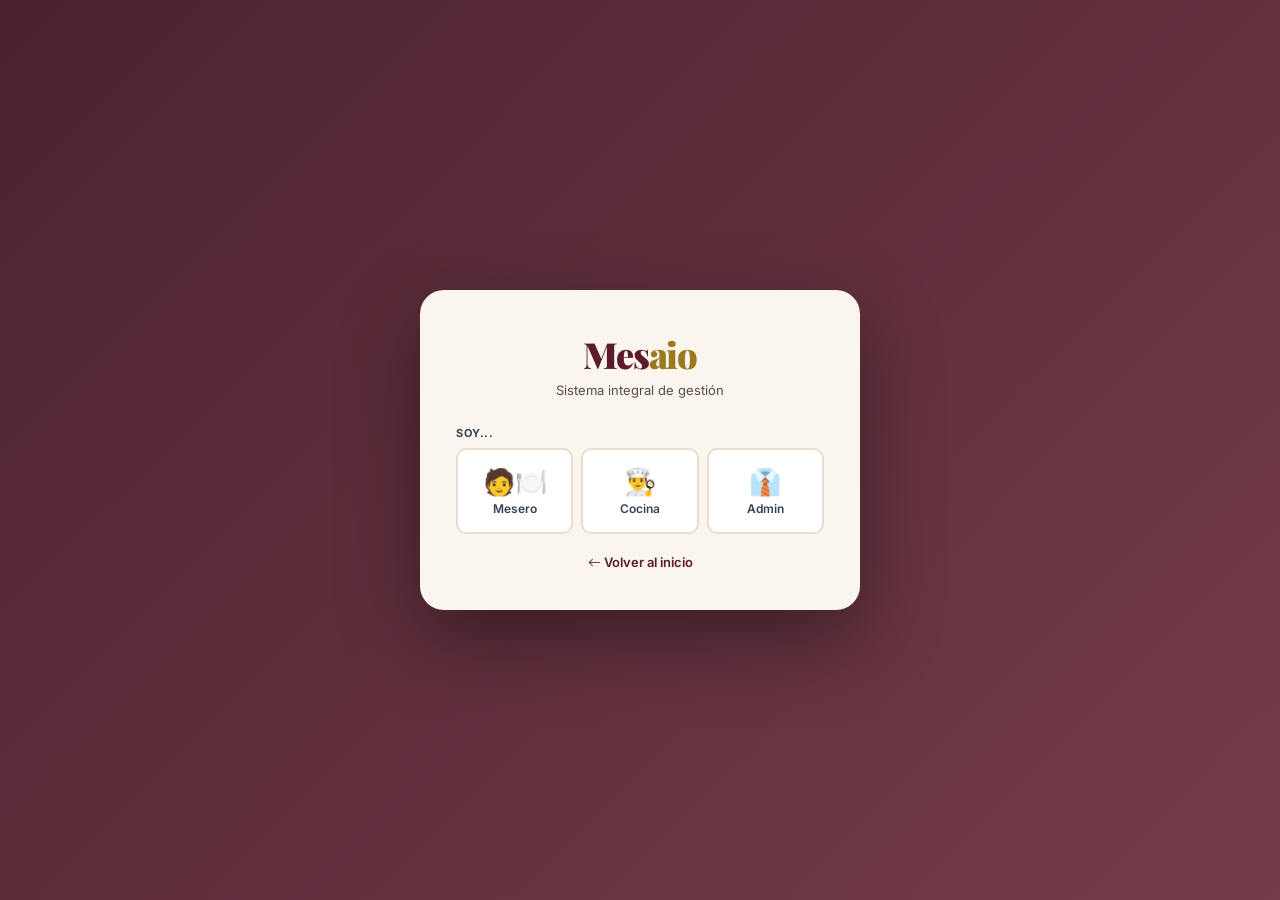
<file: login.html>
<!DOCTYPE html>
<html lang="es">
<head>
<meta charset="UTF-8">
<meta name="viewport" content="width=device-width, initial-scale=1.0">
<title>Acceder · Mesaio</title>
<meta name="theme-color" content="#5C1A2B">
<link rel="icon" type="image/svg+xml" href="assets/img/favicon.svg">
<link rel="preconnect" href="https://fonts.googleapis.com">
<link href="https://fonts.googleapis.com/css2?family=Inter:wght@400;500;600;700;800;900&family=Playfair+Display:wght@700;900&display=swap" rel="stylesheet">
<link href="assets/vendor/bootstrap-icons/bootstrap-icons.css" rel="stylesheet">
<style>
  :root {
    --burgundy:#5C1A2B; --burgundy-dk:#3D0F1C; --burgundy-lt:#8B3A4E;
    --gold:#C8A951; --gold-lt:#E2C87A; --gold-dk:#9a7a1e;
    --cream:#FAF6EE; --charcoal:#1F1318; --charcoal-2:#5A4A4F;
    --border:#E8DDD0;
  }
  *{box-sizing:border-box}
  body{margin:0;font-family:'Inter',sans-serif;color:var(--charcoal);min-height:100vh;display:flex;align-items:center;justify-content:center;
       background:linear-gradient(135deg,rgba(61,15,28,.92),rgba(92,26,43,.85)),url('https://images.pexels.com/photos/1581384/pexels-photo-1581384.jpeg?auto=compress&cs=tinysrgb&w=1600') center/cover;
       padding:24px}
  .login-wrap{background:var(--cream);border-radius:24px;padding:40px 36px;max-width:440px;width:100%;box-shadow:0 30px 80px rgba(0,0,0,.4)}
  .brand{text-align:center;margin-bottom:28px}
  .brand-name{font-family:'Playfair Display',serif;font-size:36px;font-weight:900;color:var(--burgundy);letter-spacing:-.03em;margin:0}
  .brand-name span{color:var(--gold-dk)}
  .brand-sub{color:var(--charcoal-2);font-size:13px;margin-top:4px}
  .lbl{font-size:11px;font-weight:700;color:#374151;text-transform:uppercase;letter-spacing:.05em;display:block;margin-bottom:8px}
  .rol-grid{display:grid;grid-template-columns:repeat(3,1fr);gap:8px;margin-bottom:20px}
  .rol-btn{padding:16px 8px;border:2px solid var(--border);border-radius:10px;background:white;cursor:pointer;text-align:center;transition:all .2s;font-family:inherit}
  .rol-btn:hover{border-color:var(--gold)}
  .rol-btn.active{border-color:var(--burgundy);background:#FAF6EE}
  .rol-btn .ico{font-size:26px;margin-bottom:4px}
  .rol-btn .name{font-size:12px;font-weight:600;color:#374151}
  .persona-btn{padding:12px 16px;border:2px solid var(--border);border-radius:8px;background:white;cursor:pointer;text-align:left;display:flex;align-items:center;gap:10px;transition:all .2s;width:100%;font-family:inherit;margin-bottom:8px}
  .persona-btn:hover{border-color:var(--gold)}
  .persona-btn.active{border-color:var(--gold);background:#FAF6EE}
  .avatar{width:36px;height:36px;background:var(--burgundy);border-radius:50%;display:flex;align-items:center;justify-content:center;color:white;font-weight:bold;font-size:14px;flex-shrink:0}
  .persona-name{font-weight:600;color:#374151;font-size:14px}
  .persona-rol{font-size:11px;color:#9CA3AF;text-transform:capitalize}
  #btnEntrar{width:100%;padding:14px;background:var(--gold-dk);color:white;border:none;border-radius:10px;font-weight:700;font-size:16px;cursor:pointer;display:none;margin-top:4px;transition:all .2s}
  #btnEntrar:hover{background:var(--burgundy);transform:translateY(-1px)}
  .sesion-banner{background:#ECFDF5;border:1px solid #10B981;border-radius:10px;padding:12px 16px;margin-bottom:20px;display:flex;align-items:center;justify-content:space-between}
  .back{display:block;text-align:center;margin-top:16px;color:var(--burgundy);font-size:13px;text-decoration:none;font-weight:600}
  .back:hover{color:var(--gold-dk)}
  details summary{font-size:12px;color:#9CA3AF;cursor:pointer;user-select:none}
  details[open] summary{margin-bottom:10px}
  .add-row{display:flex;gap:8px;margin-top:6px}
  .add-row input{flex:1;padding:10px;border:1px solid var(--border);border-radius:8px;font-size:14px;font-family:inherit;outline:none}
  .add-row input:focus{border-color:var(--gold)}
  .add-row button{padding:10px 16px;background:var(--burgundy);color:white;border:none;border-radius:8px;cursor:pointer;font-size:13px;font-weight:600}
</style>
</head>
<body>
  <div class="login-wrap">
    <div class="brand">
      <h1 class="brand-name">Mes<span>aio</span></h1>
      <div class="brand-sub">Sistema integral de gestión</div>
    </div>

    <div id="sesionActiva"></div>

    <span class="lbl">Soy...</span>
    <div class="rol-grid">
      <button class="rol-btn" onclick="seleccionarRol('mesero', this)">
        <div class="ico">🧑‍🍽️</div><div class="name">Mesero</div>
      </button>
      <button class="rol-btn" onclick="seleccionarRol('cocina', this)">
        <div class="ico">👨‍🍳</div><div class="name">Cocina</div>
      </button>
      <button class="rol-btn" onclick="seleccionarRol('admin', this)">
        <div class="ico">👔</div><div class="name">Admin</div>
      </button>
    </div>

    <div id="selectorPersona" style="display:none;margin-bottom:16px;">
      <span class="lbl">¿Quién eres?</span>
      <div id="listaPersonas"></div>
      <div style="margin-top:10px;border-top:1px dashed #ddd;padding-top:10px;">
        <details>
          <summary>+ Agregar mi nombre</summary>
          <div class="add-row">
            <input type="text" id="nuevoNombre" placeholder="Tu nombre completo">
            <button onclick="agregarPersona()">Agregar</button>
          </div>
        </details>
      </div>
    </div>

    <button id="btnEntrar" onclick="entrarAlSistema()">Entrar →</button>
    <a href="/" class="back"><i class="bi bi-arrow-left"></i> Volver al inicio</a>
  </div>

<script>
const USUARIOS_DEFAULT = {
  mesero: ['Carlos R.', 'Diana M.', 'Felipe T.', 'Ana L.'],
  cocina: ['Chef Héctor', 'Sous-chef María'],
  admin: ['Administrador']
};
const RUTAS = { mesero:'mesero/', cocina:'cocina/', admin:'admin/' };
let rolSeleccionado = null;
let personaSeleccionada = null;

function getUsuarios() {
  return JSON.parse(localStorage.getItem('mesaio_usuarios') || JSON.stringify(USUARIOS_DEFAULT));
}
function saveUsuarios(u) { localStorage.setItem('mesaio_usuarios', JSON.stringify(u)); }

function seleccionarRol(rol, btn) {
  rolSeleccionado = rol;
  personaSeleccionada = null;
  document.querySelectorAll('.rol-btn').forEach(b => b.classList.remove('active'));
  btn.classList.add('active');
  const personas = getUsuarios()[rol] || [];
  document.getElementById('listaPersonas').innerHTML = personas.map(n => `
    <button class="persona-btn" onclick="seleccionarPersona('${n.replace(/'/g,"\\'")}', this)">
      <div class="avatar">${n.charAt(0).toUpperCase()}</div>
      <div><div class="persona-name">${n}</div><div class="persona-rol">${rol}</div></div>
    </button>`).join('');
  document.getElementById('selectorPersona').style.display = 'block';
  document.getElementById('btnEntrar').style.display = 'none';
}

function seleccionarPersona(nombre, btn) {
  personaSeleccionada = nombre;
  document.querySelectorAll('.persona-btn').forEach(b => b.classList.remove('active'));
  btn.classList.add('active');
  document.getElementById('btnEntrar').style.display = 'block';
}

function agregarPersona() {
  const nombre = document.getElementById('nuevoNombre').value.trim();
  if (!nombre || !rolSeleccionado) return;
  const u = getUsuarios();
  if (!u[rolSeleccionado].includes(nombre)) { u[rolSeleccionado].push(nombre); saveUsuarios(u); }
  document.getElementById('nuevoNombre').value = '';
  seleccionarRol(rolSeleccionado, document.querySelector('.rol-btn.active'));
}

function entrarAlSistema() {
  if (!rolSeleccionado || !personaSeleccionada) return;
  localStorage.setItem('mesaio_session', JSON.stringify({
    rol: rolSeleccionado, nombre: personaSeleccionada, timestamp: new Date().toISOString()
  }));
  window.location.href = RUTAS[rolSeleccionado];
}

// Banner sesión activa
(function() {
  const s = JSON.parse(localStorage.getItem('mesaio_session') || 'null');
  if (!s) return;
  const div = document.getElementById('sesionActiva');
  div.innerHTML = `<div class="sesion-banner">
    <div style="font-size:13px;"><strong style="color:#065F46;">Sesión activa:</strong> ${s.nombre} · <span style="text-transform:capitalize;">${s.rol}</span></div>
    <button onclick="window.location.href='${RUTAS[s.rol]}'" style="padding:6px 14px;background:#10B981;color:white;border:none;border-radius:6px;cursor:pointer;font-size:12px;font-weight:bold;">Continuar →</button>
  </div>`;
})();
</script>
</body>
</html>
</file>
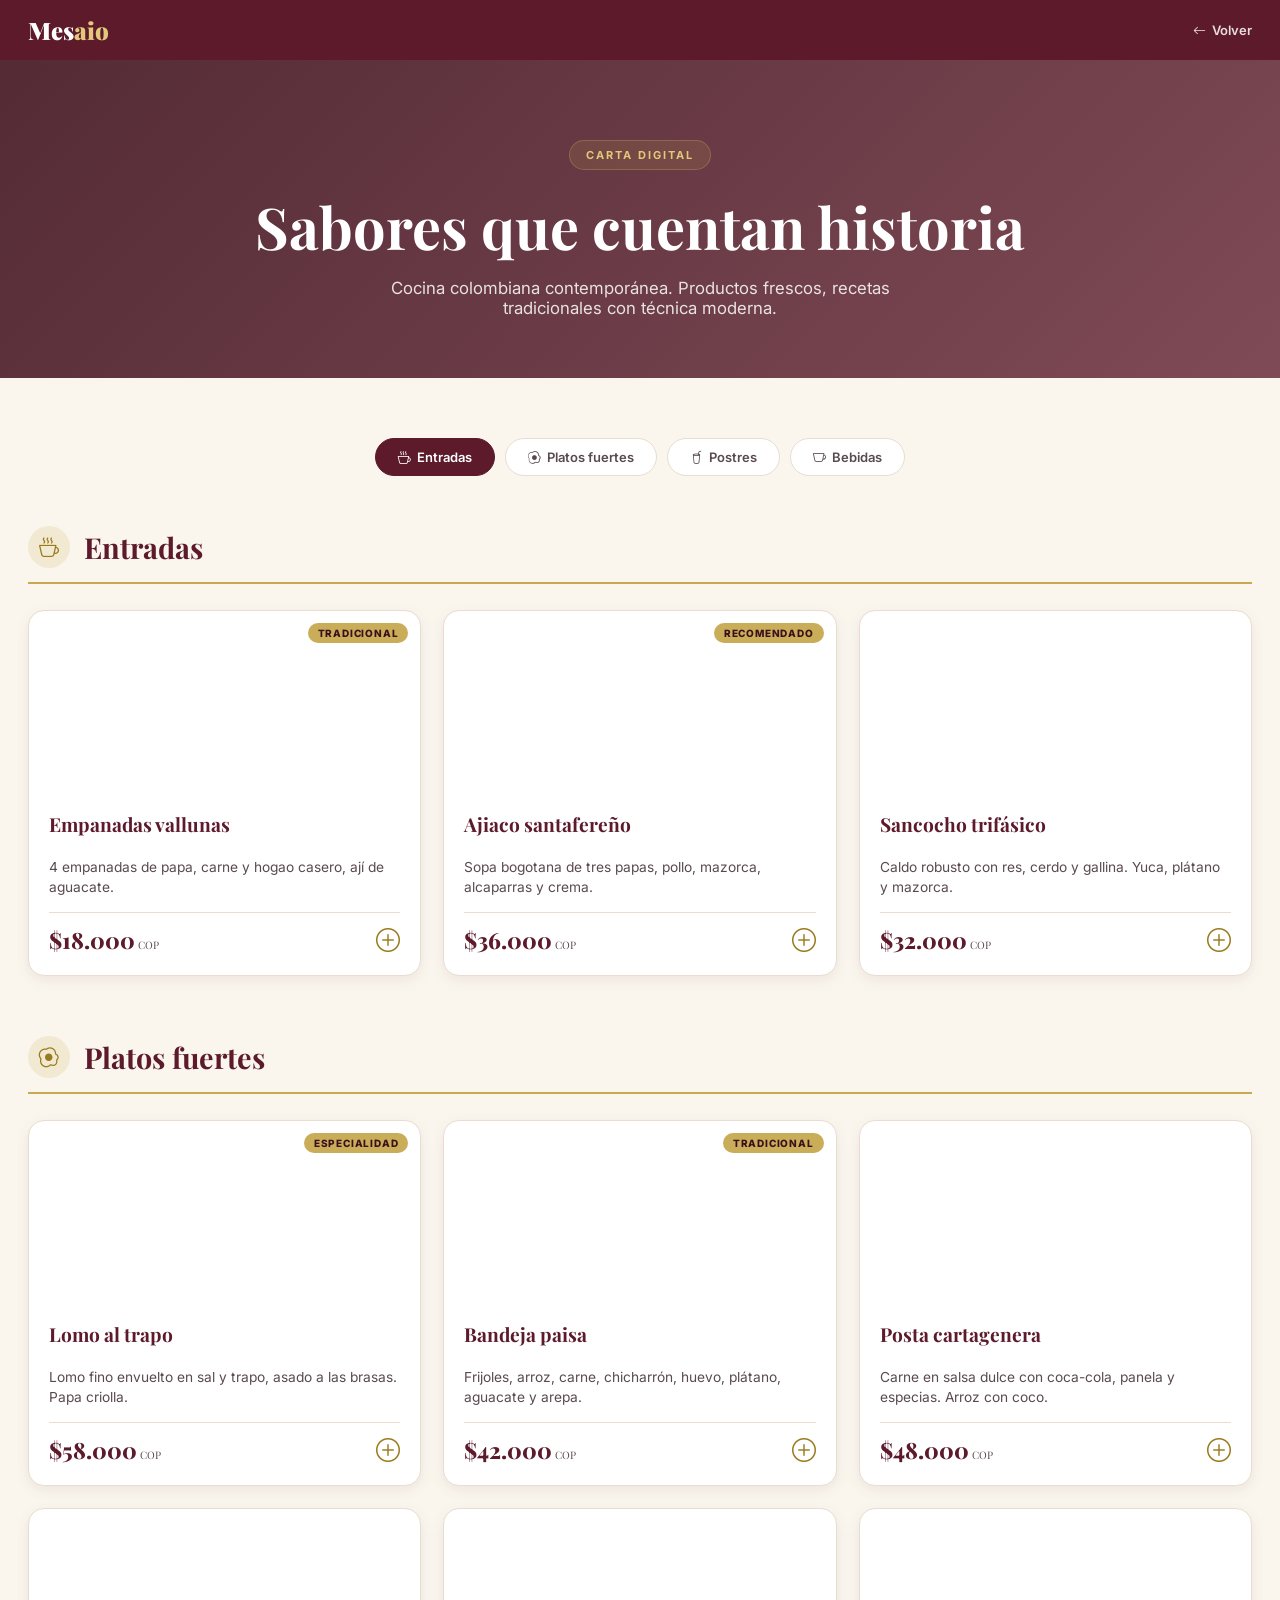
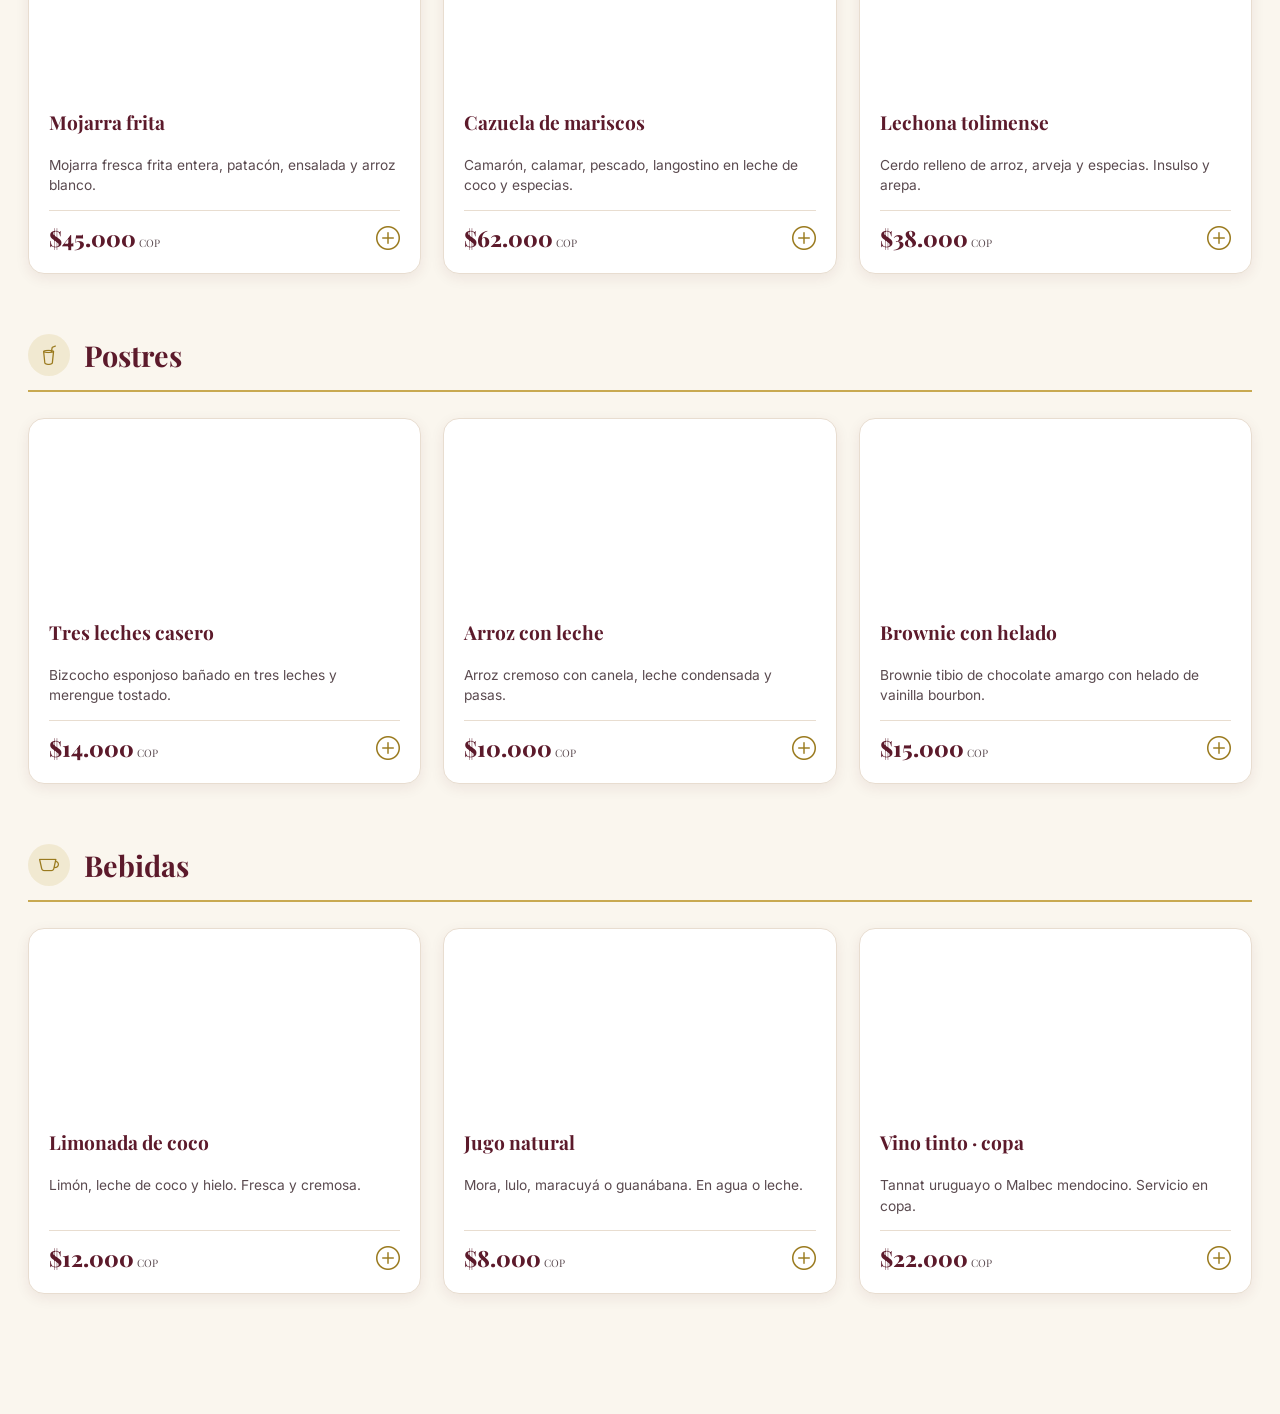
<file: menu.html>
<!DOCTYPE html>
<html lang="es">
<head>
<meta charset="UTF-8">
<meta name="viewport" content="width=device-width, initial-scale=1.0">
<title>Carta · Mesaio</title>
<link href="https://fonts.googleapis.com/css2?family=Inter:wght@400;500;600;700;800;900&family=Playfair+Display:wght@600;700;900&display=swap" rel="stylesheet">
<link href="assets/vendor/bootstrap-icons/bootstrap-icons.css" rel="stylesheet">
<style>
  :root{--burgundy:#5C1A2B;--burgundy-dk:#3D0F1C;--burgundy-lt:#8B3A4E;--gold:#C8A951;--gold-lt:#E2C87A;--gold-dk:#9a7a1e;
        --cream:#FAF6EE;--cream-2:#F2EBDC;--charcoal:#1F1318;--charcoal-2:#5A4A4F;--border:#E8DDD0}
  *{box-sizing:border-box} body{margin:0;font-family:'Inter',sans-serif;background:var(--cream);color:var(--charcoal)}
  h1,h2,h3,h4{font-family:'Playfair Display',serif;margin:0}
  .nav-mini{background:var(--burgundy);color:white;padding:14px 0;position:sticky;top:0;z-index:50}
  .nav-inner{max-width:1280px;margin:0 auto;padding:0 28px;display:flex;align-items:center;justify-content:space-between}
  .brand-mini{font-family:'Playfair Display',serif;font-size:24px;font-weight:900;color:white;text-decoration:none}
  .brand-mini span{color:var(--gold-lt)}
  .nav-back{color:rgba(255,255,255,.85);text-decoration:none;font-size:13px;font-weight:600;display:inline-flex;align-items:center;gap:6px}
  .nav-back:hover{color:var(--gold-lt)}
  .menu-hero{background:linear-gradient(135deg,rgba(61,15,28,.88),rgba(92,26,43,.78)),url('https://images.pexels.com/photos/1581384/pexels-photo-1581384.jpeg?auto=compress&cs=tinysrgb&w=1600') center/cover;color:white;padding:80px 28px 60px;text-align:center}
  .menu-hero .lbl{display:inline-block;font-size:11px;font-weight:700;letter-spacing:.18em;text-transform:uppercase;color:var(--gold-lt);background:rgba(200,169,81,.14);border:1px solid rgba(200,169,81,.32);padding:7px 16px;border-radius:50px;margin-bottom:18px}
  .menu-hero h1{font-size:clamp(2.2rem,5vw,3.6rem);margin-bottom:14px}
  .menu-hero p{font-size:1.05rem;opacity:.85;max-width:600px;margin:0 auto}
  .wrap{max-width:1280px;margin:0 auto;padding:60px 28px}
  .cat-tabs{display:flex;gap:10px;justify-content:center;flex-wrap:wrap;margin-bottom:50px}
  .cat-tab{padding:10px 22px;border-radius:50px;background:white;border:1.5px solid var(--border);color:var(--charcoal-2);font-size:13px;font-weight:600;cursor:pointer;transition:all .25s;text-decoration:none;display:inline-flex;align-items:center;gap:6px}
  .cat-tab:hover,.cat-tab.active{background:var(--burgundy);color:white;border-color:var(--burgundy)}
  .cat-block{margin-bottom:60px}
  .cat-h{display:flex;align-items:center;gap:14px;margin-bottom:26px;padding-bottom:14px;border-bottom:2px solid var(--gold)}
  .cat-h h2{font-size:1.8rem;color:var(--burgundy)}
  .cat-h .ic{width:42px;height:42px;border-radius:50%;background:rgba(200,169,81,.18);display:flex;align-items:center;justify-content:center;color:var(--gold-dk);font-size:20px}
  .grid{display:grid;grid-template-columns:repeat(auto-fill,minmax(300px,1fr));gap:22px}
  .item{background:white;border-radius:16px;overflow:hidden;border:1px solid var(--border);box-shadow:0 4px 14px rgba(92,26,43,.08);transition:all .3s;display:flex;flex-direction:column}
  .item:hover{transform:translateY(-4px);box-shadow:0 14px 36px rgba(92,26,43,.18)}
  .item-img{height:180px;background-size:cover;background-position:center;position:relative}
  .item-tag{position:absolute;top:12px;right:12px;background:rgba(200,169,81,.95);color:var(--burgundy-dk);font-size:10px;font-weight:800;letter-spacing:.08em;text-transform:uppercase;padding:4px 10px;border-radius:50px}
  .item-body{padding:20px;flex:1;display:flex;flex-direction:column}
  .item h4{font-size:1.2rem;color:var(--burgundy);margin-bottom:6px}
  .item p{font-size:.86rem;color:var(--charcoal-2);line-height:1.5;margin-bottom:14px;flex:1}
  .item-foot{display:flex;align-items:center;justify-content:space-between;border-top:1px solid var(--border);padding-top:12px;margin-top:auto}
  .item-price{font-family:'Playfair Display',serif;font-size:1.4rem;color:var(--burgundy);font-weight:800}
  .item-price small{font-size:.65rem;color:var(--charcoal-2);font-weight:400;margin-left:3px}
</style>
</head>
<body>
<nav class="nav-mini">
  <div class="nav-inner">
    <a href="/" class="brand-mini">Mes<span>aio</span></a>
    <a href="/" class="nav-back"><i class="bi bi-arrow-left"></i> Volver</a>
  </div>
</nav>
<section class="menu-hero">
  <span class="lbl">Carta digital</span>
  <h1>Sabores que cuentan historia</h1>
  <p>Cocina colombiana contemporánea. Productos frescos, recetas tradicionales con técnica moderna.</p>
</section>
<div class="wrap">
  <div class="cat-tabs">
    <a class="cat-tab active" href="#entradas"><i class="bi bi-cup-hot"></i> Entradas</a>
    <a class="cat-tab" href="#fuertes"><i class="bi bi-egg-fried"></i> Platos fuertes</a>
    <a class="cat-tab" href="#postres"><i class="bi bi-cup-straw"></i> Postres</a>
    <a class="cat-tab" href="#bebidas"><i class="bi bi-cup"></i> Bebidas</a>
  </div>

  <div class="cat-block" id="entradas">
    <div class="cat-h"><div class="ic"><i class="bi bi-cup-hot"></i></div><h2>Entradas</h2></div>
    <div class="grid">
      <div class="item"><div class="item-img" style="background-image:url('https://images.pexels.com/photos/3338497/pexels-photo-3338497.jpeg?auto=compress&cs=tinysrgb&w=600')"><span class="item-tag">Tradicional</span></div><div class="item-body"><h4>Empanadas vallunas</h4><p>4 empanadas de papa, carne y hogao casero, ají de aguacate.</p><div class="item-foot"><span class="item-price">$18.000<small>COP</small></span><i class="bi bi-plus-circle" style="color:var(--gold-dk);font-size:24px;cursor:pointer"></i></div></div></div>
      <div class="item"><div class="item-img" style="background-image:url('https://images.pexels.com/photos/1640777/pexels-photo-1640777.jpeg?auto=compress&cs=tinysrgb&w=600')"><span class="item-tag">Recomendado</span></div><div class="item-body"><h4>Ajiaco santafereño</h4><p>Sopa bogotana de tres papas, pollo, mazorca, alcaparras y crema.</p><div class="item-foot"><span class="item-price">$36.000<small>COP</small></span><i class="bi bi-plus-circle" style="color:var(--gold-dk);font-size:24px;cursor:pointer"></i></div></div></div>
      <div class="item"><div class="item-img" style="background-image:url('https://images.pexels.com/photos/539451/pexels-photo-539451.jpeg?auto=compress&cs=tinysrgb&w=600')"></div><div class="item-body"><h4>Sancocho trifásico</h4><p>Caldo robusto con res, cerdo y gallina. Yuca, plátano y mazorca.</p><div class="item-foot"><span class="item-price">$32.000<small>COP</small></span><i class="bi bi-plus-circle" style="color:var(--gold-dk);font-size:24px;cursor:pointer"></i></div></div></div>
    </div>
  </div>

  <div class="cat-block" id="fuertes">
    <div class="cat-h"><div class="ic"><i class="bi bi-egg-fried"></i></div><h2>Platos fuertes</h2></div>
    <div class="grid">
      <div class="item"><div class="item-img" style="background-image:url('https://images.pexels.com/photos/1580466/pexels-photo-1580466.jpeg?auto=compress&cs=tinysrgb&w=600')"><span class="item-tag">Especialidad</span></div><div class="item-body"><h4>Lomo al trapo</h4><p>Lomo fino envuelto en sal y trapo, asado a las brasas. Papa criolla.</p><div class="item-foot"><span class="item-price">$58.000<small>COP</small></span><i class="bi bi-plus-circle" style="color:var(--gold-dk);font-size:24px;cursor:pointer"></i></div></div></div>
      <div class="item"><div class="item-img" style="background-image:url('https://images.pexels.com/photos/958545/pexels-photo-958545.jpeg?auto=compress&cs=tinysrgb&w=600')"><span class="item-tag">Tradicional</span></div><div class="item-body"><h4>Bandeja paisa</h4><p>Frijoles, arroz, carne, chicharrón, huevo, plátano, aguacate y arepa.</p><div class="item-foot"><span class="item-price">$42.000<small>COP</small></span><i class="bi bi-plus-circle" style="color:var(--gold-dk);font-size:24px;cursor:pointer"></i></div></div></div>
      <div class="item"><div class="item-img" style="background-image:url('https://images.pexels.com/photos/3535383/pexels-photo-3535383.jpeg?auto=compress&cs=tinysrgb&w=600')"></div><div class="item-body"><h4>Posta cartagenera</h4><p>Carne en salsa dulce con coca-cola, panela y especias. Arroz con coco.</p><div class="item-foot"><span class="item-price">$48.000<small>COP</small></span><i class="bi bi-plus-circle" style="color:var(--gold-dk);font-size:24px;cursor:pointer"></i></div></div></div>
      <div class="item"><div class="item-img" style="background-image:url('https://images.pexels.com/photos/3296434/pexels-photo-3296434.jpeg?auto=compress&cs=tinysrgb&w=600')"></div><div class="item-body"><h4>Mojarra frita</h4><p>Mojarra fresca frita entera, patacón, ensalada y arroz blanco.</p><div class="item-foot"><span class="item-price">$45.000<small>COP</small></span><i class="bi bi-plus-circle" style="color:var(--gold-dk);font-size:24px;cursor:pointer"></i></div></div></div>
      <div class="item"><div class="item-img" style="background-image:url('https://images.pexels.com/photos/3296280/pexels-photo-3296280.jpeg?auto=compress&cs=tinysrgb&w=600')"></div><div class="item-body"><h4>Cazuela de mariscos</h4><p>Camarón, calamar, pescado, langostino en leche de coco y especias.</p><div class="item-foot"><span class="item-price">$62.000<small>COP</small></span><i class="bi bi-plus-circle" style="color:var(--gold-dk);font-size:24px;cursor:pointer"></i></div></div></div>
      <div class="item"><div class="item-img" style="background-image:url('https://images.pexels.com/photos/2641886/pexels-photo-2641886.jpeg?auto=compress&cs=tinysrgb&w=600')"></div><div class="item-body"><h4>Lechona tolimense</h4><p>Cerdo relleno de arroz, arveja y especias. Insulso y arepa.</p><div class="item-foot"><span class="item-price">$38.000<small>COP</small></span><i class="bi bi-plus-circle" style="color:var(--gold-dk);font-size:24px;cursor:pointer"></i></div></div></div>
    </div>
  </div>

  <div class="cat-block" id="postres">
    <div class="cat-h"><div class="ic"><i class="bi bi-cup-straw"></i></div><h2>Postres</h2></div>
    <div class="grid">
      <div class="item"><div class="item-img" style="background-image:url('https://images.pexels.com/photos/1099680/pexels-photo-1099680.jpeg?auto=compress&cs=tinysrgb&w=600')"></div><div class="item-body"><h4>Tres leches casero</h4><p>Bizcocho esponjoso bañado en tres leches y merengue tostado.</p><div class="item-foot"><span class="item-price">$14.000<small>COP</small></span><i class="bi bi-plus-circle" style="color:var(--gold-dk);font-size:24px;cursor:pointer"></i></div></div></div>
      <div class="item"><div class="item-img" style="background-image:url('https://images.pexels.com/photos/3026808/pexels-photo-3026808.jpeg?auto=compress&cs=tinysrgb&w=600')"></div><div class="item-body"><h4>Arroz con leche</h4><p>Arroz cremoso con canela, leche condensada y pasas.</p><div class="item-foot"><span class="item-price">$10.000<small>COP</small></span><i class="bi bi-plus-circle" style="color:var(--gold-dk);font-size:24px;cursor:pointer"></i></div></div></div>
      <div class="item"><div class="item-img" style="background-image:url('https://images.pexels.com/photos/1854652/pexels-photo-1854652.jpeg?auto=compress&cs=tinysrgb&w=600')"></div><div class="item-body"><h4>Brownie con helado</h4><p>Brownie tibio de chocolate amargo con helado de vainilla bourbon.</p><div class="item-foot"><span class="item-price">$15.000<small>COP</small></span><i class="bi bi-plus-circle" style="color:var(--gold-dk);font-size:24px;cursor:pointer"></i></div></div></div>
    </div>
  </div>

  <div class="cat-block" id="bebidas">
    <div class="cat-h"><div class="ic"><i class="bi bi-cup"></i></div><h2>Bebidas</h2></div>
    <div class="grid">
      <div class="item"><div class="item-img" style="background-image:url('https://images.pexels.com/photos/1346155/pexels-photo-1346155.jpeg?auto=compress&cs=tinysrgb&w=600')"></div><div class="item-body"><h4>Limonada de coco</h4><p>Limón, leche de coco y hielo. Fresca y cremosa.</p><div class="item-foot"><span class="item-price">$12.000<small>COP</small></span><i class="bi bi-plus-circle" style="color:var(--gold-dk);font-size:24px;cursor:pointer"></i></div></div></div>
      <div class="item"><div class="item-img" style="background-image:url('https://images.pexels.com/photos/1283219/pexels-photo-1283219.jpeg?auto=compress&cs=tinysrgb&w=600')"></div><div class="item-body"><h4>Jugo natural</h4><p>Mora, lulo, maracuyá o guanábana. En agua o leche.</p><div class="item-foot"><span class="item-price">$8.000<small>COP</small></span><i class="bi bi-plus-circle" style="color:var(--gold-dk);font-size:24px;cursor:pointer"></i></div></div></div>
      <div class="item"><div class="item-img" style="background-image:url('https://images.pexels.com/photos/377903/pexels-photo-377903.jpeg?auto=compress&cs=tinysrgb&w=600')"></div><div class="item-body"><h4>Vino tinto · copa</h4><p>Tannat uruguayo o Malbec mendocino. Servicio en copa.</p><div class="item-foot"><span class="item-price">$22.000<small>COP</small></span><i class="bi bi-plus-circle" style="color:var(--gold-dk);font-size:24px;cursor:pointer"></i></div></div></div>
    </div>
  </div>
</div>
</body>
</html>
</file>
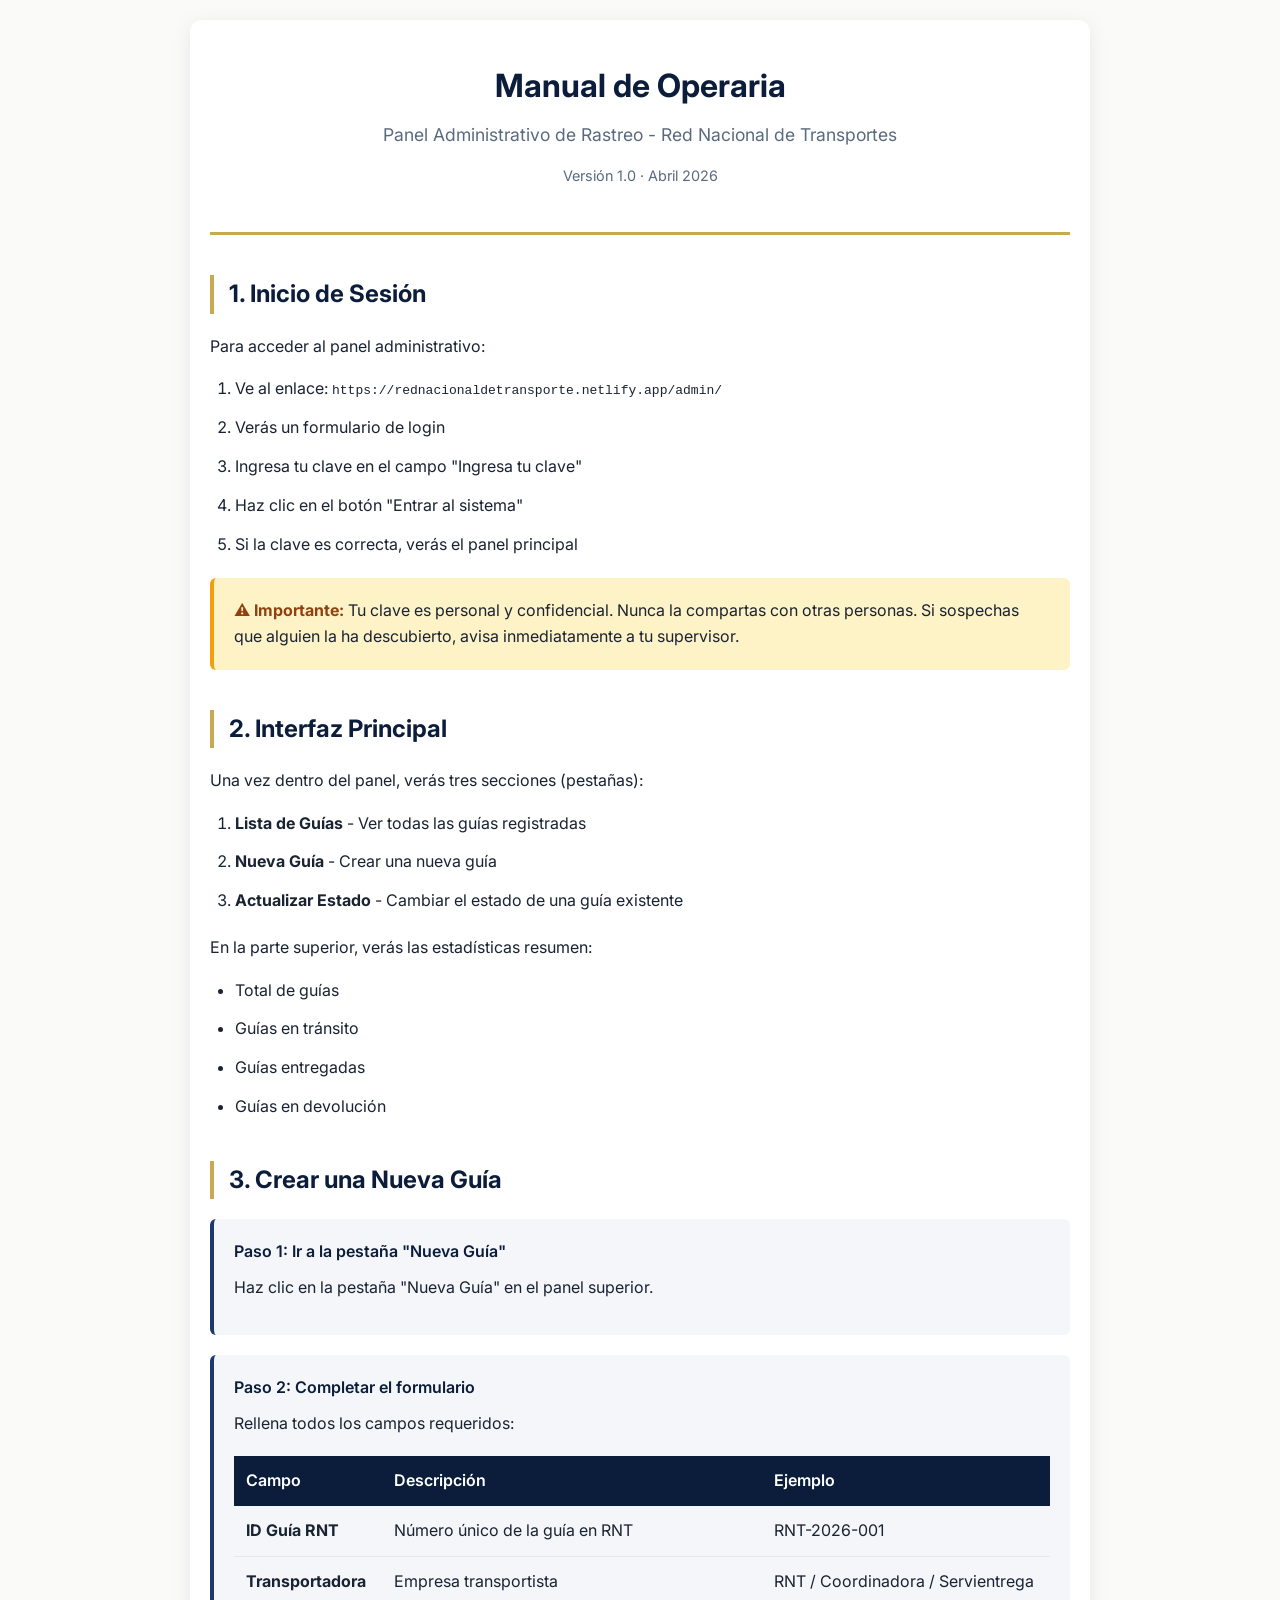
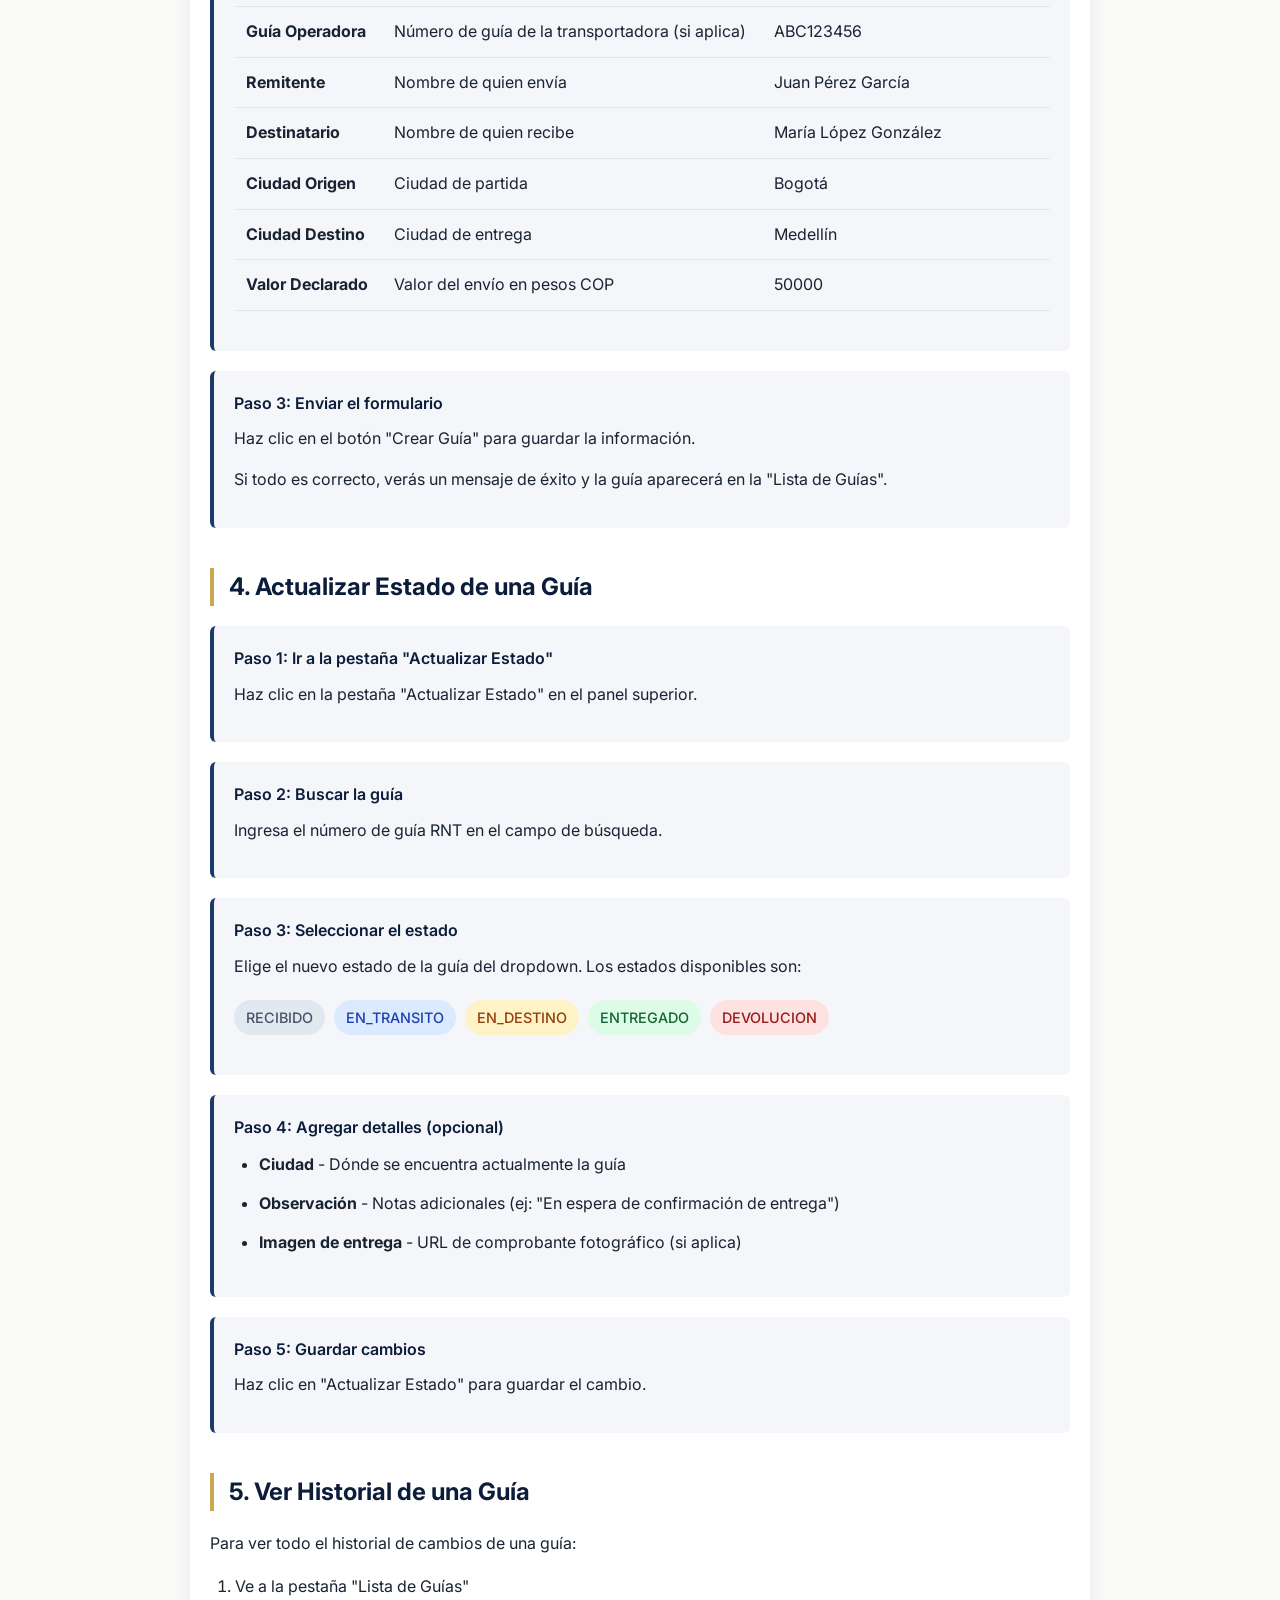
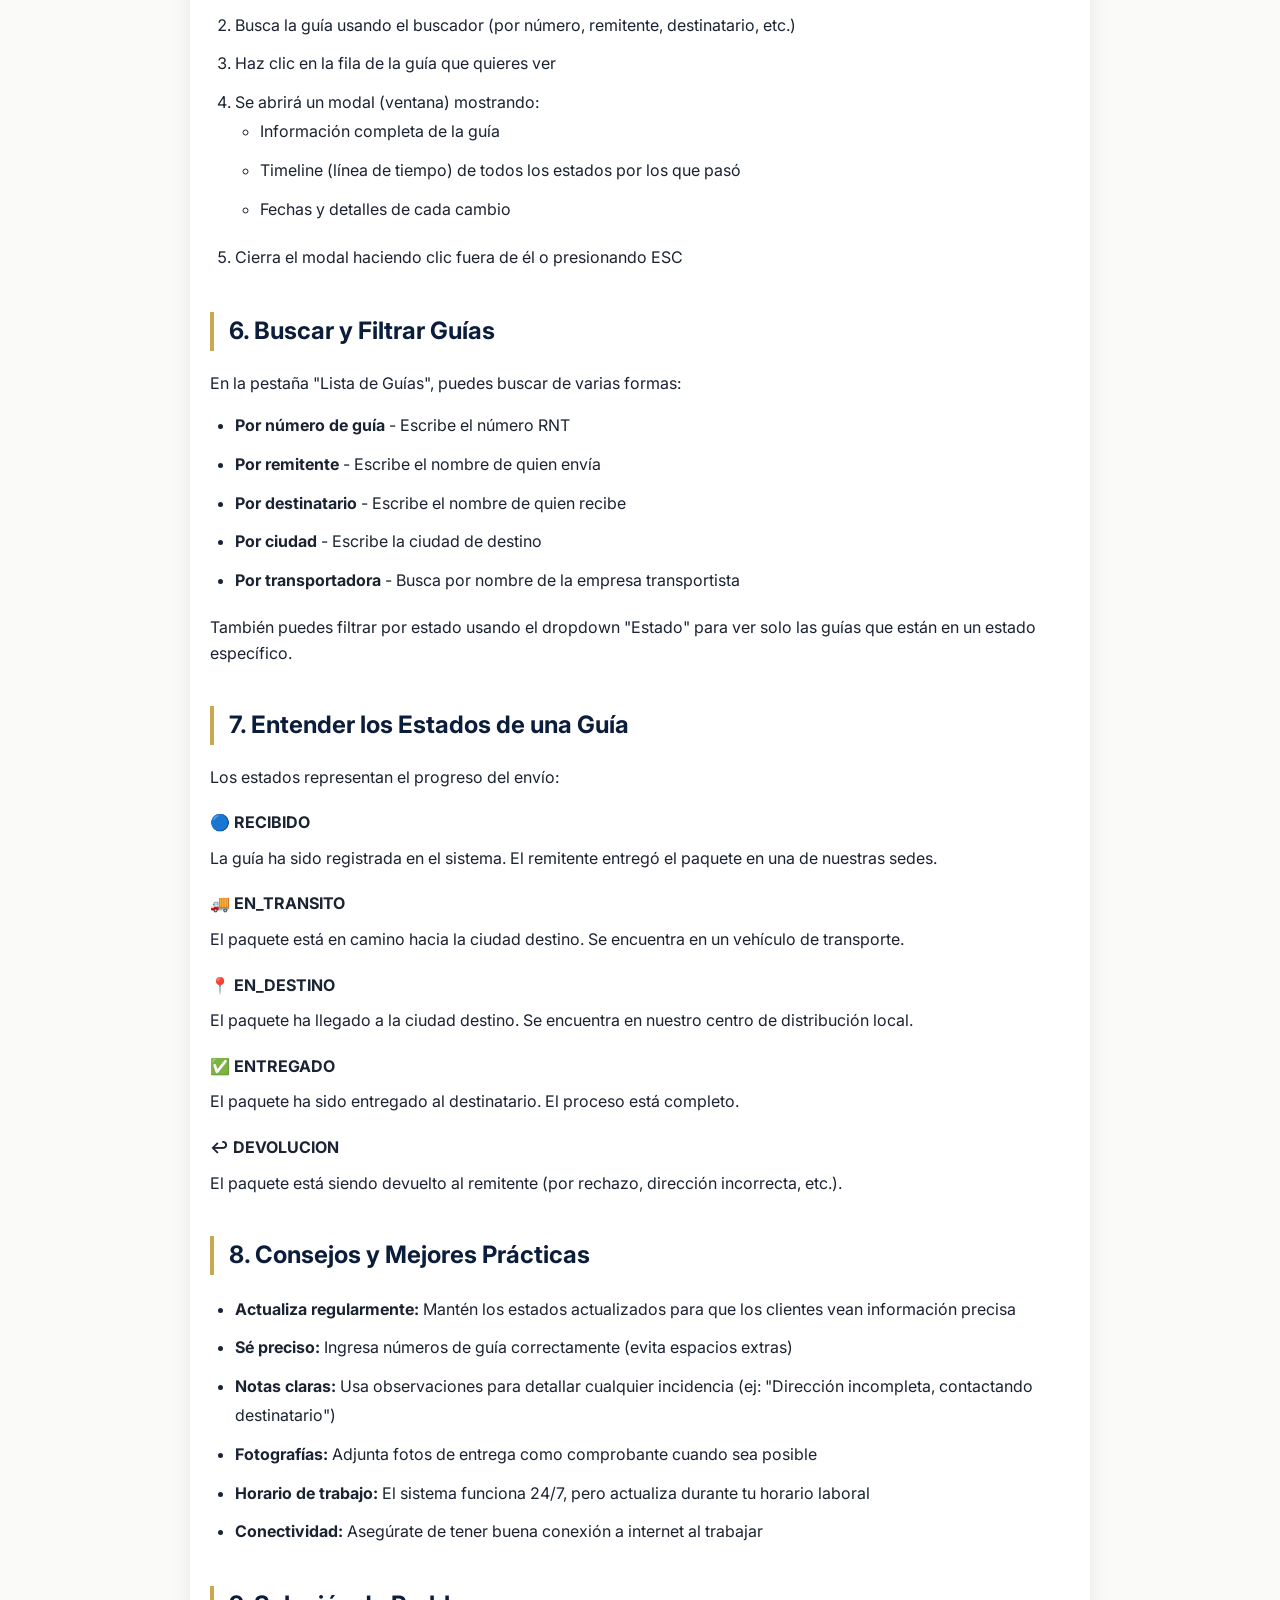
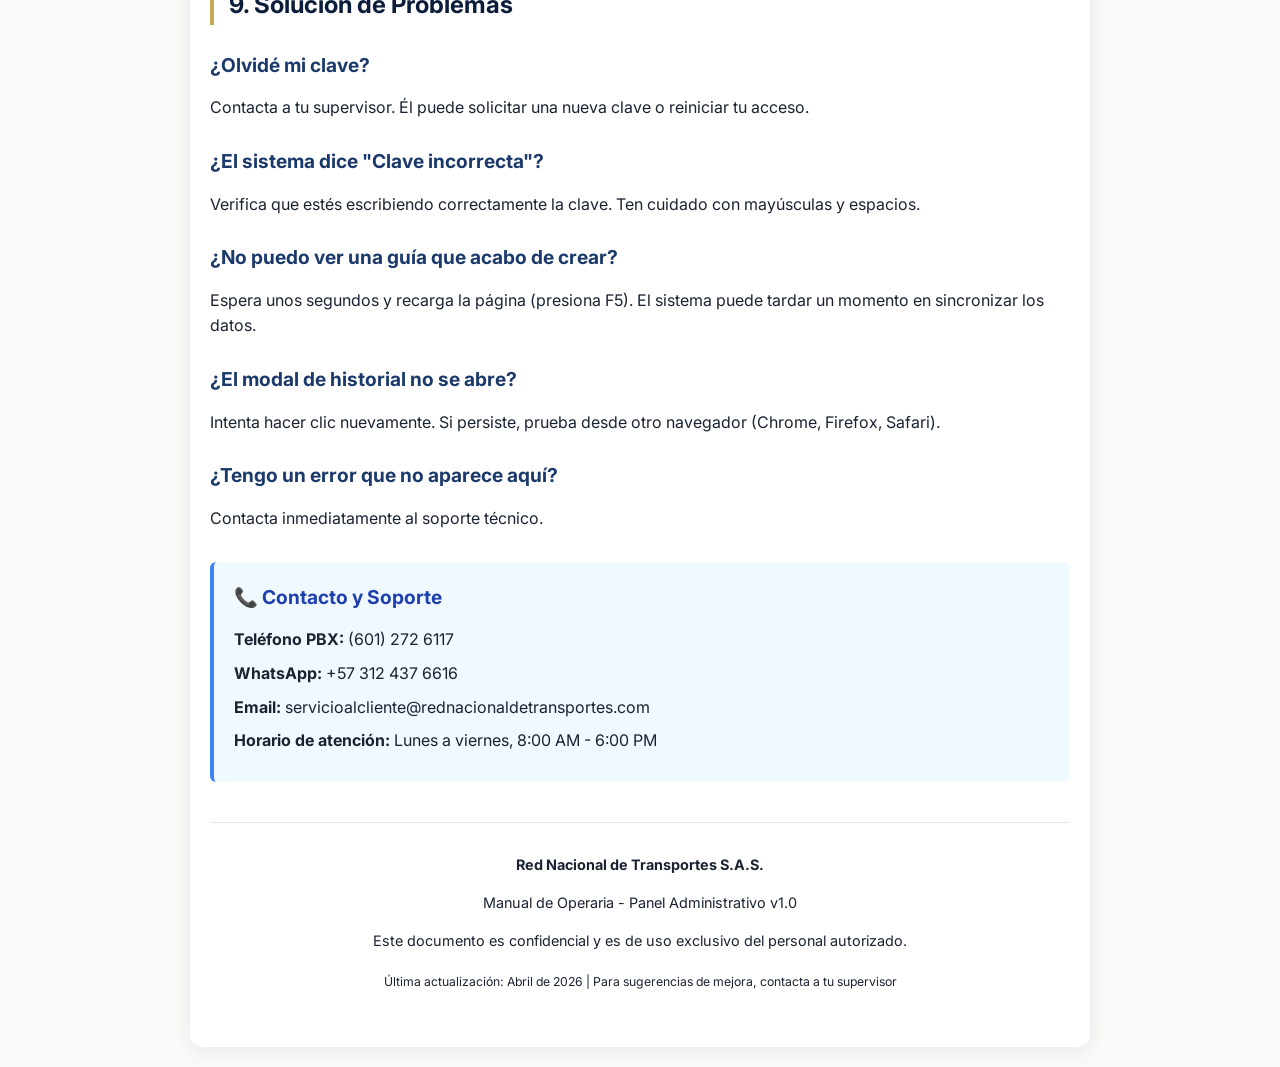
<file: docs/legacy/manual.html>
<!DOCTYPE html>
<html lang="es">
<head>
  <meta charset="UTF-8">
  <meta name="viewport" content="width=device-width, initial-scale=1.0">
  <title>Manual de Operaria - Red Nacional de Transportes</title>
  <meta name="robots" content="noindex, nofollow">
  <link href="https://fonts.googleapis.com/css2?family=Inter:wght@300;400;500;600;700&display=swap" rel="stylesheet">
  <style>
    * {
      margin: 0;
      padding: 0;
      box-sizing: border-box;
    }

    body {
      font-family: 'Inter', -apple-system, BlinkMacSystemFont, 'Segoe UI', sans-serif;
      line-height: 1.6;
      color: #1A2332;
      background: #FAFAF8;
    }

    .container {
      max-width: 900px;
      margin: 0 auto;
      padding: 40px 20px;
      background: white;
      box-shadow: 0 4px 20px rgba(11,29,58,0.08);
      border-radius: 12px;
      margin-top: 20px;
      margin-bottom: 20px;
    }

    header {
      text-align: center;
      border-bottom: 3px solid #C8A951;
      padding-bottom: 30px;
      margin-bottom: 40px;
    }

    h1 {
      color: #0B1D3A;
      font-size: 2em;
      margin-bottom: 10px;
    }

    .subtitle {
      color: #5A6A7E;
      font-size: 1.1em;
    }

    h2 {
      color: #0B1D3A;
      font-size: 1.5em;
      margin-top: 40px;
      margin-bottom: 20px;
      border-left: 4px solid #C8A951;
      padding-left: 15px;
    }

    h3 {
      color: #1B3A6B;
      font-size: 1.2em;
      margin-top: 25px;
      margin-bottom: 15px;
    }

    p {
      margin-bottom: 15px;
      color: #1A2332;
    }

    ol, ul {
      margin-left: 25px;
      margin-bottom: 20px;
    }

    li {
      margin-bottom: 10px;
      line-height: 1.8;
    }

    .step-box {
      background: #F4F6F9;
      border-left: 4px solid #1B3A6B;
      padding: 20px;
      margin: 20px 0;
      border-radius: 6px;
    }

    .step-title {
      font-weight: 600;
      color: #0B1D3A;
      margin-bottom: 10px;
    }

    .estado-badge {
      display: inline-block;
      padding: 6px 12px;
      border-radius: 20px;
      font-size: 0.9em;
      font-weight: 500;
      margin: 5px 5px 5px 0;
    }

    .estado-recibido { background: #E2E8F0; color: #475569; }
    .estado-transito { background: #DBEAFE; color: #1E40AF; }
    .estado-destino { background: #FEF3C7; color: #92400E; }
    .estado-entregado { background: #DCFCE7; color: #166534; }
    .estado-devolucion { background: #FEE2E2; color: #991B1B; }

    table {
      width: 100%;
      border-collapse: collapse;
      margin: 20px 0;
    }

    th {
      background: #0B1D3A;
      color: white;
      padding: 12px;
      text-align: left;
      font-weight: 600;
    }

    td {
      border-bottom: 1px solid #E2E8F0;
      padding: 12px;
    }

    tr:hover {
      background: #F4F6F9;
    }

    .warning-box {
      background: #FEF3C7;
      border-left: 4px solid #F59E0B;
      padding: 20px;
      margin: 20px 0;
      border-radius: 6px;
    }

    .warning-box strong {
      color: #92400E;
    }

    .contact-info {
      background: #F0F9FF;
      border-left: 4px solid #3B82F6;
      padding: 20px;
      margin: 30px 0;
      border-radius: 6px;
    }

    .contact-info p {
      margin-bottom: 8px;
    }

    footer {
      text-align: center;
      color: #5A6A7E;
      font-size: 0.9em;
      padding-top: 30px;
      border-top: 1px solid #E2E8F0;
      margin-top: 40px;
    }

    @media print {
      body {
        background: white;
      }
      .container {
        box-shadow: none;
        margin: 0;
        padding: 0;
      }
      h1, h2 {
        page-break-after: avoid;
      }
      .step-box, .warning-box, .contact-info {
        page-break-inside: avoid;
      }
    }
  </style>
</head>
<body>
  <div class="container">
    <header>
      <h1>Manual de Operaria</h1>
      <p class="subtitle">Panel Administrativo de Rastreo - Red Nacional de Transportes</p>
      <p style="font-size: 0.9em; color: #5A6A7E; margin-top: 15px;">Versión 1.0 · Abril 2026</p>
    </header>

    <section>
      <h2>1. Inicio de Sesión</h2>
      <p>Para acceder al panel administrativo:</p>
      <ol>
        <li>Ve al enlace: <code>https://rednacionaldetransporte.netlify.app/admin/</code></li>
        <li>Verás un formulario de login</li>
        <li>Ingresa tu clave en el campo "Ingresa tu clave"</li>
        <li>Haz clic en el botón "Entrar al sistema"</li>
        <li>Si la clave es correcta, verás el panel principal</li>
      </ol>

      <div class="warning-box">
        <strong>⚠️ Importante:</strong> Tu clave es personal y confidencial. Nunca la compartas con otras personas. Si sospechas que alguien la ha descubierto, avisa inmediatamente a tu supervisor.
      </div>
    </section>

    <section>
      <h2>2. Interfaz Principal</h2>
      <p>Una vez dentro del panel, verás tres secciones (pestañas):</p>
      <ol>
        <li><strong>Lista de Guías</strong> - Ver todas las guías registradas</li>
        <li><strong>Nueva Guía</strong> - Crear una nueva guía</li>
        <li><strong>Actualizar Estado</strong> - Cambiar el estado de una guía existente</li>
      </ol>

      <p>En la parte superior, verás las estadísticas resumen:</p>
      <ul>
        <li>Total de guías</li>
        <li>Guías en tránsito</li>
        <li>Guías entregadas</li>
        <li>Guías en devolución</li>
      </ul>
    </section>

    <section>
      <h2>3. Crear una Nueva Guía</h2>

      <div class="step-box">
        <div class="step-title">Paso 1: Ir a la pestaña "Nueva Guía"</div>
        <p>Haz clic en la pestaña "Nueva Guía" en el panel superior.</p>
      </div>

      <div class="step-box">
        <div class="step-title">Paso 2: Completar el formulario</div>
        <p>Rellena todos los campos requeridos:</p>
        <table>
          <thead>
            <tr>
              <th>Campo</th>
              <th>Descripción</th>
              <th>Ejemplo</th>
            </tr>
          </thead>
          <tbody>
            <tr>
              <td><strong>ID Guía RNT</strong></td>
              <td>Número único de la guía en RNT</td>
              <td>RNT-2026-001</td>
            </tr>
            <tr>
              <td><strong>Transportadora</strong></td>
              <td>Empresa transportista</td>
              <td>RNT / Coordinadora / Servientrega</td>
            </tr>
            <tr>
              <td><strong>Guía Operadora</strong></td>
              <td>Número de guía de la transportadora (si aplica)</td>
              <td>ABC123456</td>
            </tr>
            <tr>
              <td><strong>Remitente</strong></td>
              <td>Nombre de quien envía</td>
              <td>Juan Pérez García</td>
            </tr>
            <tr>
              <td><strong>Destinatario</strong></td>
              <td>Nombre de quien recibe</td>
              <td>María López González</td>
            </tr>
            <tr>
              <td><strong>Ciudad Origen</strong></td>
              <td>Ciudad de partida</td>
              <td>Bogotá</td>
            </tr>
            <tr>
              <td><strong>Ciudad Destino</strong></td>
              <td>Ciudad de entrega</td>
              <td>Medellín</td>
            </tr>
            <tr>
              <td><strong>Valor Declarado</strong></td>
              <td>Valor del envío en pesos COP</td>
              <td>50000</td>
            </tr>
          </tbody>
        </table>
      </div>

      <div class="step-box">
        <div class="step-title">Paso 3: Enviar el formulario</div>
        <p>Haz clic en el botón "Crear Guía" para guardar la información.</p>
        <p>Si todo es correcto, verás un mensaje de éxito y la guía aparecerá en la "Lista de Guías".</p>
      </div>
    </section>

    <section>
      <h2>4. Actualizar Estado de una Guía</h2>

      <div class="step-box">
        <div class="step-title">Paso 1: Ir a la pestaña "Actualizar Estado"</div>
        <p>Haz clic en la pestaña "Actualizar Estado" en el panel superior.</p>
      </div>

      <div class="step-box">
        <div class="step-title">Paso 2: Buscar la guía</div>
        <p>Ingresa el número de guía RNT en el campo de búsqueda.</p>
      </div>

      <div class="step-box">
        <div class="step-title">Paso 3: Seleccionar el estado</div>
        <p>Elige el nuevo estado de la guía del dropdown. Los estados disponibles son:</p>
        <p style="margin-top: 15px;">
          <span class="estado-badge estado-recibido">RECIBIDO</span>
          <span class="estado-badge estado-transito">EN_TRANSITO</span>
          <span class="estado-badge estado-destino">EN_DESTINO</span>
          <span class="estado-badge estado-entregado">ENTREGADO</span>
          <span class="estado-badge estado-devolucion">DEVOLUCION</span>
        </p>
      </div>

      <div class="step-box">
        <div class="step-title">Paso 4: Agregar detalles (opcional)</div>
        <ul>
          <li><strong>Ciudad</strong> - Dónde se encuentra actualmente la guía</li>
          <li><strong>Observación</strong> - Notas adicionales (ej: "En espera de confirmación de entrega")</li>
          <li><strong>Imagen de entrega</strong> - URL de comprobante fotográfico (si aplica)</li>
        </ul>
      </div>

      <div class="step-box">
        <div class="step-title">Paso 5: Guardar cambios</div>
        <p>Haz clic en "Actualizar Estado" para guardar el cambio.</p>
      </div>
    </section>

    <section>
      <h2>5. Ver Historial de una Guía</h2>
      <p>Para ver todo el historial de cambios de una guía:</p>
      <ol>
        <li>Ve a la pestaña "Lista de Guías"</li>
        <li>Busca la guía usando el buscador (por número, remitente, destinatario, etc.)</li>
        <li>Haz clic en la fila de la guía que quieres ver</li>
        <li>Se abrirá un modal (ventana) mostrando:
          <ul>
            <li>Información completa de la guía</li>
            <li>Timeline (línea de tiempo) de todos los estados por los que pasó</li>
            <li>Fechas y detalles de cada cambio</li>
          </ul>
        </li>
        <li>Cierra el modal haciendo clic fuera de él o presionando ESC</li>
      </ol>
    </section>

    <section>
      <h2>6. Buscar y Filtrar Guías</h2>
      <p>En la pestaña "Lista de Guías", puedes buscar de varias formas:</p>
      <ul>
        <li><strong>Por número de guía</strong> - Escribe el número RNT</li>
        <li><strong>Por remitente</strong> - Escribe el nombre de quien envía</li>
        <li><strong>Por destinatario</strong> - Escribe el nombre de quien recibe</li>
        <li><strong>Por ciudad</strong> - Escribe la ciudad de destino</li>
        <li><strong>Por transportadora</strong> - Busca por nombre de la empresa transportista</li>
      </ul>

      <p>También puedes filtrar por estado usando el dropdown "Estado" para ver solo las guías que están en un estado específico.</p>
    </section>

    <section>
      <h2>7. Entender los Estados de una Guía</h2>
      <p>Los estados representan el progreso del envío:</p>

      <div style="margin: 20px 0;">
        <h4 style="margin-bottom: 10px;">🔵 <strong>RECIBIDO</strong></h4>
        <p>La guía ha sido registrada en el sistema. El remitente entregó el paquete en una de nuestras sedes.</p>
      </div>

      <div style="margin: 20px 0;">
        <h4 style="margin-bottom: 10px;">🚚 <strong>EN_TRANSITO</strong></h4>
        <p>El paquete está en camino hacia la ciudad destino. Se encuentra en un vehículo de transporte.</p>
      </div>

      <div style="margin: 20px 0;">
        <h4 style="margin-bottom: 10px;">📍 <strong>EN_DESTINO</strong></h4>
        <p>El paquete ha llegado a la ciudad destino. Se encuentra en nuestro centro de distribución local.</p>
      </div>

      <div style="margin: 20px 0;">
        <h4 style="margin-bottom: 10px;">✅ <strong>ENTREGADO</strong></h4>
        <p>El paquete ha sido entregado al destinatario. El proceso está completo.</p>
      </div>

      <div style="margin: 20px 0;">
        <h4 style="margin-bottom: 10px;">↩️ <strong>DEVOLUCION</strong></h4>
        <p>El paquete está siendo devuelto al remitente (por rechazo, dirección incorrecta, etc.).</p>
      </div>
    </section>

    <section>
      <h2>8. Consejos y Mejores Prácticas</h2>
      <ul>
        <li><strong>Actualiza regularmente:</strong> Mantén los estados actualizados para que los clientes vean información precisa</li>
        <li><strong>Sé preciso:</strong> Ingresa números de guía correctamente (evita espacios extras)</li>
        <li><strong>Notas claras:</strong> Usa observaciones para detallar cualquier incidencia (ej: "Dirección incompleta, contactando destinatario")</li>
        <li><strong>Fotografías:</strong> Adjunta fotos de entrega como comprobante cuando sea posible</li>
        <li><strong>Horario de trabajo:</strong> El sistema funciona 24/7, pero actualiza durante tu horario laboral</li>
        <li><strong>Conectividad:</strong> Asegúrate de tener buena conexión a internet al trabajar</li>
      </ul>
    </section>

    <section>
      <h2>9. Solución de Problemas</h2>

      <h3>¿Olvidé mi clave?</h3>
      <p>Contacta a tu supervisor. Él puede solicitar una nueva clave o reiniciar tu acceso.</p>

      <h3>¿El sistema dice "Clave incorrecta"?</h3>
      <p>Verifica que estés escribiendo correctamente la clave. Ten cuidado con mayúsculas y espacios.</p>

      <h3>¿No puedo ver una guía que acabo de crear?</h3>
      <p>Espera unos segundos y recarga la página (presiona F5). El sistema puede tardar un momento en sincronizar los datos.</p>

      <h3>¿El modal de historial no se abre?</h3>
      <p>Intenta hacer clic nuevamente. Si persiste, prueba desde otro navegador (Chrome, Firefox, Safari).</p>

      <h3>¿Tengo un error que no aparece aquí?</h3>
      <p>Contacta inmediatamente al soporte técnico.</p>
    </section>

    <div class="contact-info">
      <h3 style="margin-top: 0; color: #1E40AF;">📞 Contacto y Soporte</h3>
      <p><strong>Teléfono PBX:</strong> (601) 272 6117</p>
      <p><strong>WhatsApp:</strong> +57 312 437 6616</p>
      <p><strong>Email:</strong> servicioalcliente@rednacionaldetransportes.com</p>
      <p><strong>Horario de atención:</strong> Lunes a viernes, 8:00 AM - 6:00 PM</p>
    </div>

    <footer>
      <p><strong>Red Nacional de Transportes S.A.S.</strong></p>
      <p>Manual de Operaria - Panel Administrativo v1.0</p>
      <p>Este documento es confidencial y es de uso exclusivo del personal autorizado.</p>
      <p style="margin-top: 20px; font-size: 0.85em;">Última actualización: Abril de 2026 | Para sugerencias de mejora, contacta a tu supervisor</p>
    </footer>
  </div>
</body>
</html>
</file>
